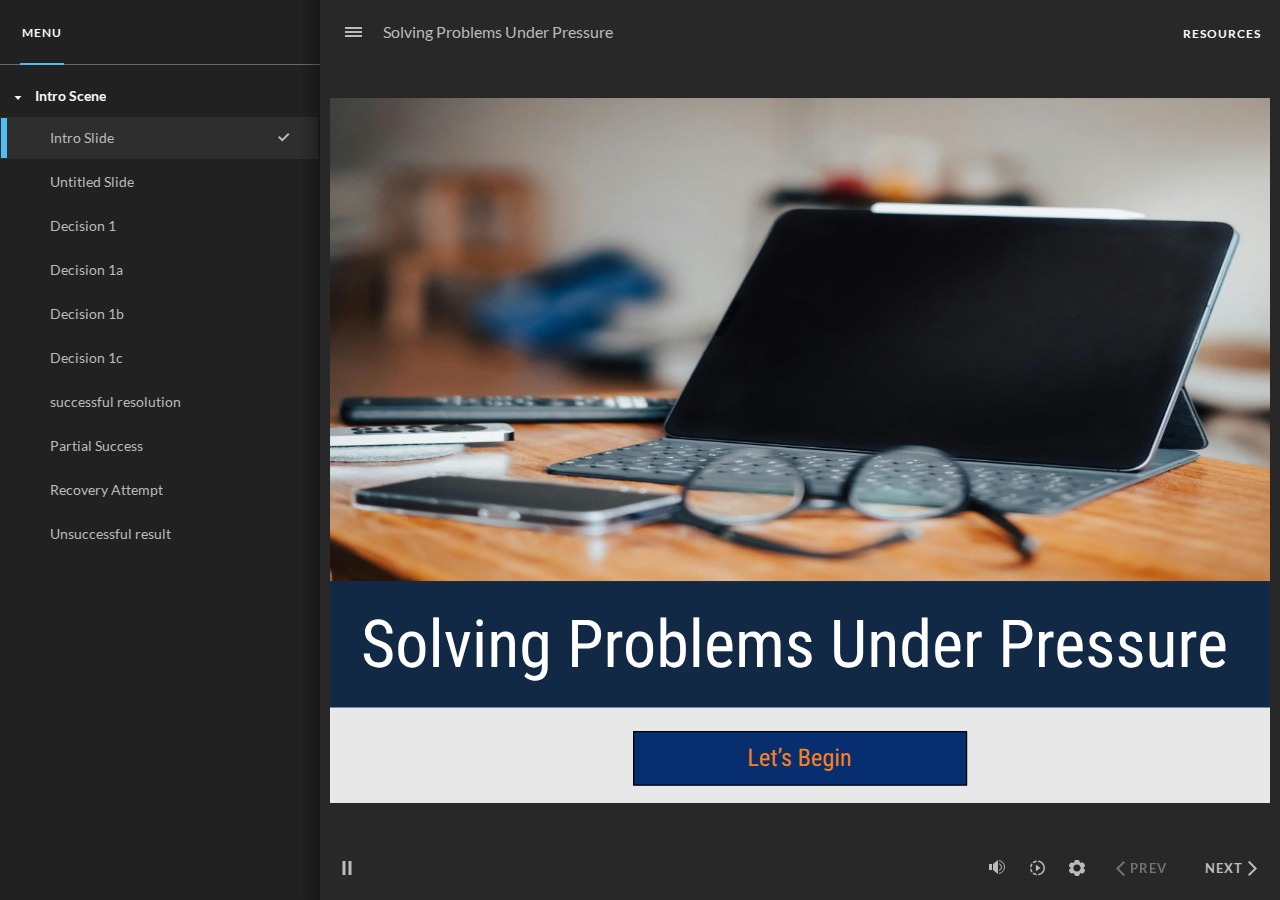
<file: index.html>
﻿<!doctype html>
<html lang="en-US">
<head>
  <meta charset="utf-8">
  <!-- Created using Storyline 360 x64 - http://www.articulate.com  -->
  <!-- version: 3.105.35604.0 -->
  <title>Solving Problems Under Pressure</title>
  <meta http-equiv="x-ua-compatible" content="IE=edge"/>
  <meta name="viewport" content="width=device-width,initial-scale=1,user-scalable=no,shrink-to-fit=no,minimal-ui"/>
  <meta name="apple-mobile-web-app-capable" content="yes"/>
  <style>
    html, body { height: 100%; padding: 0; margin: 0 }
    #app { height: 100%; width: 100%; }
  </style>

  <script>
    window.DS = {};
    window.globals = {
      DATA_PATH_BASE: '',
      HAS_FRAME: true,
      HAS_SLIDE: true,

      lmsPresent: false,
      tinCanPresent: false,
      cmi5Present: false,
      aoSupport: false,
      scale: 'Scaled',
      captureRc: false,
      browserSize: 'optimal',
      bgColor: '#282828',
      features: 'DropInBase,MultipleQuizTracking,PlayerSizeOption',
      themeName: 'unified',
      preloaderColor: '#FFFFFF',
      suppressAnalytics: false,
      productChannel: 'stable',
      publishSource: 'storyline',
      aid: 'aid|570fbbf1-43e7-5dd6-b1fe-6d5c9587fbd5',
      cid: 'a7b1103d-4659-4948-a5cd-f525bf4e5291',
      playerVersion: '3.105.35604.0',
      publishTimestamp: '2025-12-01T18:06:14.4488247Z',
      maxIosVideoElements: 10,
      connectionSettings: { message: 'You%20are%20offline.%20Trying%20to%20reconnect...', useDarkTheme: false, mode: 'disabled' },
      hasFeature: function(feature) {
        return this.features.split(',').includes(feature);
      },
      
      parseParams: function(qs) {
        if (window.globals.parsedParams != null) {
          return window.globals.parsedParams;
        }
        qs = (qs || window.location.search.substr(1)).split('+').join(' ');
        var params = {},
            tokens,
            re = /[?&]?([^=]+)=([^&]*)/g;

        while (tokens = re.exec(qs)) {
          params[decodeURIComponent(tokens[1]).trim()] =
            decodeURIComponent(tokens[2]).trim();
        }
        window.globals.parsedParams = params;
        return params;
      }

    };

    if (window.flagsUnderTest != null) {
      window.globals.features = window.flagsUnderTest.reduce((accum, feature) => {
        if (!accum.includes(feature)) {
          accum.push(feature);
        }
        return accum;
      }, window.globals.features.split(',')).join();
    }
  </script>
  <script>
    var isIe11 = ('ActiveXObject' in window || window.MSBlobBuilder != null)
      && window.msCrypto != null && !window.ActiveXObject;
    if (isIe11) {
      window.globals.unsupportedBrowser = true;
      document.write(atob('[base64]'));
    }
  </script>

  <script>
    if (window.globals.hasFeature('Localization')) {
      
      
    }
  </script>

  
  
  <script>window.THREE = { };</script>
  
</head>
<body style="background: #282828" class="cs-HTML theme-unified">
  <!-- 360 -->
  <script>!function(){var e,i=/iPhone/i,o=/iPod/i,n=/iPad/i,t=/\biOS-universal(?:.+)Mac\b/i,r=/\bAndroid(?:.+)Mobile\b/i,a=/Android/i,d=/(?:SD4930UR|\bSilk(?:.+)Mobile\b)/i,p=/Silk/i,l=/Windows Phone/i,u=/\bWindows(?:.+)ARM\b/i,b=/BlackBerry/i,s=/BB10/i,c=/Opera Mini/i,f=/\b(CriOS|Chrome)(?:.+)Mobile/i,h=/Mobile(?:.+)Firefox\b/i,v=function(e){return void 0!==e&&"MacIntel"===e.platform&&"number"==typeof e.maxTouchPoints&&e.maxTouchPoints>1&&"undefined"==typeof MSStream};e=function(e){var m={userAgent:"",platform:"",maxTouchPoints:0};e||"undefined"==typeof navigator?"string"==typeof e?m.userAgent=e:e&&e.userAgent&&(m={userAgent:e.userAgent,platform:e.platform,maxTouchPoints:e.maxTouchPoints||0}):m={userAgent:navigator.userAgent,platform:navigator.platform,maxTouchPoints:navigator.maxTouchPoints||0};var g=m.userAgent,y=g.split("[FBAN");void 0!==y[1]&&(g=y[0]),void 0!==(y=g.split("Twitter"))[1]&&(g=y[0]);var A=function(e){return function(i){return i.test(e)}}(g),w={apple:{phone:A(i)&&!A(l),ipod:A(o),tablet:!A(i)&&(A(n)||v(m))&&!A(l),universal:A(t),device:(A(i)||A(o)||A(n)||A(t)||v(m))&&!A(l)},amazon:{phone:A(d),tablet:!A(d)&&A(p),device:A(d)||A(p)},android:{phone:!A(l)&&A(d)||!A(l)&&A(r),tablet:!A(l)&&!A(d)&&!A(r)&&(A(p)||A(a)),device:!A(l)&&(A(d)||A(p)||A(r)||A(a))||A(/\bokhttp\b/i)},windows:{phone:A(l),tablet:A(u),device:A(l)||A(u)},other:{blackberry:A(b),blackberry10:A(s),opera:A(c),firefox:A(h),chrome:A(f),device:A(b)||A(s)||A(c)||A(h)||A(f)},any:!1,phone:!1,tablet:!1};return w.any=w.apple.device||w.android.device||w.windows.device||w.other.device,w.phone=w.apple.phone||w.android.phone||w.windows.phone,w.tablet=w.apple.tablet||w.android.tablet||w.windows.tablet,w}(),"object"==typeof exports&&"undefined"!=typeof module?module.exports=e:"function"==typeof define&&define.amd?define((function(){return e})):this.isMobile=e}();
    window.isMobile.apple.tablet = window.isMobile.apple.tablet ||
      (navigator.platform === 'MacIntel' && navigator.maxTouchPoints > 1);
    window.isMobile.apple.device = window.isMobile.apple.device || window.isMobile.apple.tablet;
    window.isMobile.tablet = window.isMobile.tablet || window.isMobile.apple.tablet;
    window.isMobile.any = window.isMobile.any || window.isMobile.apple.tablet;
  </script>

  <div id="focus-sink" tabindex="-1"></div>

  <div id="preso"></div>
  <script>
    (function() {

      var classTypes = [ 'desktop', 'mobile', 'phone', 'tablet' ];

      var addDeviceClasses = function(prefix, testObj) {
        var curr, i;
        for (i = 0; i < classTypes.length; i++) {
          curr = classTypes[i];
          if (testObj[curr]) {
            document.body.classList.add(prefix + curr);
          }
        }
      };

      var params = window.globals.parseParams(),
          isDevicePreview = params.devicepreview === '1',
          isPhoneOverride = params.deviceType === 'phone' || (isDevicePreview && params.phone == '1'),
          isTabletOverride = (params.deviceType === 'tablet' || isDevicePreview) && !isPhoneOverride,
          isMobileOverride = isPhoneOverride || isTabletOverride;

      var deviceView = {
        desktop: !window.isMobile.any && !isMobileOverride,
        mobile: window.isMobile.any || isMobileOverride,
        phone: isPhoneOverride || (window.isMobile.phone && !isTabletOverride),
        tablet: isTabletOverride || window.isMobile.tablet
      };

      window.globals.deviceView = deviceView;
      window.isMobile.desktop = !window.isMobile.any;
      window.isMobile.mobile = window.isMobile.any;

      addDeviceClasses('view-', deviceView);

    })();
  </script>
  
  <script src='story_content/triggers.js' type=text/javascript></script>
<script src='story_content/user.js' type=text/javascript></script>
  <div class="slide-loader"></div>

  <script>
    var doc = document, loader = doc.body.querySelector('.slide-loader'); [ 1, 2, 3 ].forEach(function(n) { var d = doc.createElement('div'); d.style.backgroundColor = window.globals.preloaderColor; d.classList.add('mobile-loader-dot'); d.classList.add('dot' + n); loader.appendChild(d); });
  </script>

  <div class="mobile-load-title-overlay" style="display: none">
    <div class="mobile-load-title">Solving Problems Under Pressure</div>
  </div>

  <div class="mobile-chrome-warning"></div>

  
<style>
  .warn-connection-dialog {
    display: none;
    background: transparent;
    pointer-events: all;
    position: fixed;
    left: 0;
    top: 0;
    width: 100%;
    height: 100%;
    z-index: 999;
  }

  .warn-connection-content {
    pointer-events: all;
    border-radius: 4px;
    background: white;
    border: 1px solid #E7E7E7;
    color: #333333;
    box-shadow: 0 2px 4px rgba(0, 0, 0, 0.25);
    transition: all 150ms ease-out;
    position: absolute;
    white-space: nowrap;
  }

  .view-phone.is-landscape .warn-connection-content {
    left: 23px;
    bottom: 23px;
  }

  .view-tablet.is-landscape .warn-connection-content {
    left: 50%;
    top: 20px;
    transform: translateX(-50%);
  }

  .view-mobile.is-portrait .warn-connection-content {
    transform: translate(-50%, calc(-100% - 15px));
  }

  .warn-connection-content p {
    display: inline-block;
    margin: 0 8px 0 0;
    line-height: 33px;
    font-size: 11px;
  }

  .warn-connection-content svg {
    position: relative;
    vertical-align: middle;
    margin: 0 2px 2px 8px;
  }

  .view-desktop .warn-connection-content {
    left: 1.5em;
    bottom: 1.5em;
  }

  .view-desktop .warn-connection-content p {
    font-size: 1.1em;
  }

  .is-offline .warn-connection-dialog {
    display: block;
  }

  .is-offline .cs-panel * {
    pointer-events: none !important;
  }

  .is-offline .cs-panel {
    pointer-events: all !important;
  }

  .is-offline #nav-controls * {
    pointer-events: none !important;
  }

  .is-offline #nav-controls {
    pointer-events: all !important;
  }
</style>

<div class="warn-connection-dialog" role="alertdialog" aria-modal="true" tabindex="0" aria-labelledby="warn-connection-message">
  <div class="warn-connection-content">
    <svg width="17" height="15" viewBox="0 0 17 15" xmlns="http://www.w3.org/2000/svg">
      <path fill="#8F0000" stroke="white" d="M16.07,12.98 L15.88,12.23 L9.51,1.21 C8.97,0.26,7.6,0.26,7.06,1.21 L0.69,12.23 C0.15,13.16,0.81,14.36,1.91,14.36 H14.65 C15.47,14.36,16.05,13.7,16.07,12.98 Z"/>
      <path fill="white" stroke="white" d="M8.58,5.5 C8.35,5.28,8.5,5.35,8.21,5.32 C8.09,5.35,7.97,5.49,7.96,5.67 C7.97,5.79,7.98,5.92,7.98,6.04 L7.98,6.04 C7.99,6.17,8,6.31,8.01,6.43 L8.01,6.44 C8.03,6.92,8.06,7.41,8.09,7.9 L8.09,7.9 C8.12,8.39,8.14,8.88,8.17,9.37 C8.17,9.39,8.18,9.42,8.2,9.44 C8.23,9.46,8.25,9.47,8.28,9.47 C8.31,9.47,8.34,9.46,8.35,9.44 C8.37,9.43,8.38,9.4,8.39,9.35 L8.39,9.34 C8.39,9.24,8.4,9.15,8.4,9.05 L8.4,9.05 C8.41,8.96,8.41,8.86,8.42,8.75 C8.43,8.44,8.45,8.12,8.47,7.81 L8.47,7.81 C8.49,7.49,8.51,7.18,8.53,6.87 C8.55,6.46,8.56,6.05,8.59,5.64 L8.6,5.62 C8.6,5.57,8.59,5.53,8.58,5.5 L8.21,5.32 Z"/>
      <circle fill="white" stroke="white" cx="8.3" cy="11.35" r="0.3"/>
    </svg>
    <p id="warn-connection-message">You are offline. Trying to reconnect...</p>
  </div>
</div>

<script>
  (function() {
    window.DS.connection = {
      warningShown: false,
      assets: {},
      loadingAssetGroup: false,
      retryDelay: 500
    };

    var connectionSettings = window.globals.connectionSettings || {};

    var useConnectionMessages = window.AbortController != null &&
      window.location.protocol != 'file:' &&
      connectionSettings.mode === 'normal';

    window.DS.connection.useConnectionMessages = useConnectionMessages;

    var assetCount = 0;
    var checkLoadedId;


    if (useConnectionMessages && connectionSettings != null) {
      var contentEl = document.querySelector('.warn-connection-content');
      var messageEl = contentEl.querySelector('p');

      if (connectionSettings.useDarkTheme) {
        contentEl.style.borderColor = '#BABBBA';
        contentEl.style.backgroundColor = '#282828';
        contentEl.style.color = '#FFFFFF';
      }

      if (connectionSettings.message != null) {
        messageEl.textContent = window.decodeURIComponent(connectionSettings.message);
      }
    }

    function checkAssetsReady() {
      for (var i in DS.connection.assets) {
        if (!DS.connection.assets[i].success) {
          return false;
        }
      }
      return true;
    }

    function stopAssetGroup() {
      if (!useConnectionMessages) { return; }

      assetCount = 0;

      DS.connection.oldAssetGroup = DS.connection.assets;
      DS.connection.assets = {};
      DS.connection.loadingAssetGroup = false;
      clearInterval(checkLoadedId);
    }

    function startAssetGroup() {
      if (!useConnectionMessages) { return; }
      var ticks = 0;
      clearInterval(checkLoadedId);
      checkLoadedId = setInterval(function() {
        var loaded = 0;
        if (assetCount === 0 && loaded === 0) {
          clearInterval(checkLoadedId);
          return;
        }

        for (var i in DS.connection.assets) {
          if (DS.connection.assets[i].success) {
            loaded++;
          }
        }

        if (assetCount === loaded && checkAssetsReady()) {
          for (var i in DS.connection.assets) {
            if (DS.connection.assets[i].action) {
              DS.connection.assets[i].action();
            }
          }
          hideWarning();
          stopAssetGroup();
        }
      }, 100)
    }

    function requiredAsset(url, action, retry, type) {
      if (!useConnectionMessages) { return; }
      if (DS.connection.assets[url]) { return; }

      DS.connection.assets[url] = {
        success: false, action: action, retry: retry, type: type
      };
      assetCount = Object.keys(DS.connection.assets).length;
      if (!DS.connection.loadingAssetGroup) {
        startAssetGroup();
      }
      DS.connection.loadingAssetGroup = true;
    }

    function assetLoaded(url) {
      if (!useConnectionMessages) { return; }
      if (DS.connection.assets[url]) {
        DS.connection.assets[url].success = true;
      }
    }

    function assetFailed(url) {
      if (!useConnectionMessages) { return; }
      if (!DS.connection.assets[url]) {
        if (/\.js$/.test(url) && url.indexOf('transcripts') === -1) {
          setTimeout(function() {
            if (DS.connection.lastSlideLoaded != null) {
              DS.connection.lastSlideLoaded();
            }
          }, DS.connection.retryDelay);
        }
        return;
      }
      if (!DS.connection.warningShown) { showWarning(); }
      if (DS.connection.assets[url].retry) {
        setTimeout(function() {
          if (!DS.connection.assets[url].success) {
            DS.connection.assets[url].retry()
          }
        }, DS.connection.retryDelay);
      }
    }

    function hideWarning() {
      document.body.classList.remove('is-offline');
      DS.connection.warningShown = false;
      enableKeys();
    }
    DS.connection.hideWarning = hideWarning

    function showWarning(btn) {
      document.body.classList.add('is-offline')
      DS.connection.warningShown = true;
      updateWarningPosition();
      disableKeys();
    }

    function updateWarningPosition() {
      if (!DS.connection.warningShown) {
        return;
      }

      var isPortrait = document.body.classList.contains('is-portrait');
      var isMobile = document.body.classList.contains('view-mobile');
      var warningEl = document.querySelector('.warn-connection-content');

      if (isPortrait && isMobile) {
        var slide = document.querySelector('.primary-slide');
        var slideRect = slide != null
          ? slide.getBoundingClientRect()
          : { top: window.innerHeight, left: 0, width: window.innerWidth };

        warningEl.style.top = `${slideRect.top}px`
        warningEl.style.left = `${slideRect.left + slideRect.width / 2}px`
      } else {
        warningEl.style.top = null;
        warningEl.style.left = null;
      }

      window.requestAnimationFrame(updateWarningPosition);
    }

    function onDisableKeyDown(e) {
      e.preventDefault();
      e.stopImmediatePropagation();
    }

    function onDisableKeyUp(e) {
      e.preventDefault();
      e.stopImmediatePropagation();
    }

    var accStyle = document.createElement('style');
    var warnDialogEl = document.querySelector('.warn-connection-dialog');

    function disableKeys() {
      if (DS.views && DS.views.nsStack && DS.views.nsStack.length === 1) {
        DS.views.nsStack[0].tabReachable = false
        DS.views.nsStack[0].updateTabIndex(true);
      }

      accStyle.innerHTML = '.acc-shadow-dom { display: none; }';
      document.body.appendChild(accStyle);

      warnDialogEl.parentNode.append(warnDialogEl);
      warnDialogEl.focus();
    }

    function enableKeys() {
      accStyle.remove();
      if (DS.views && DS.views.nsStack && DS.views.nsStack.length === 1 && DS.views.nsStack[0].name === '_frame') {
        DS.views.nsStack[0].tabReachable = true;
        DS.views.nsStack[0].updateTabIndex();
      }
    }

    // these will all be noops if the feature flag isn't set in
    // the data and `window.globals.features`
    DS.connection.requiredAsset = requiredAsset;
    DS.connection.assetLoaded = assetLoaded;
    DS.connection.assetFailed = assetFailed;
    DS.connection.stopAssetGroup = stopAssetGroup;
    DS.connection.startAssetGroup = startAssetGroup;
  })();
</script>


  <script>
    
    if (window.autoSpider && window.vInterfaceObject) {
      document.querySelector('.mobile-load-title-overlay').style.display = 'none';
    }
  </script>

  

  <link rel="stylesheet" href="html5/data/css/output.min.css" data-noprefix/>
</body>
<script src="html5/lib/scripts/bootstrapper.min.js"></script>
</html>
</file>
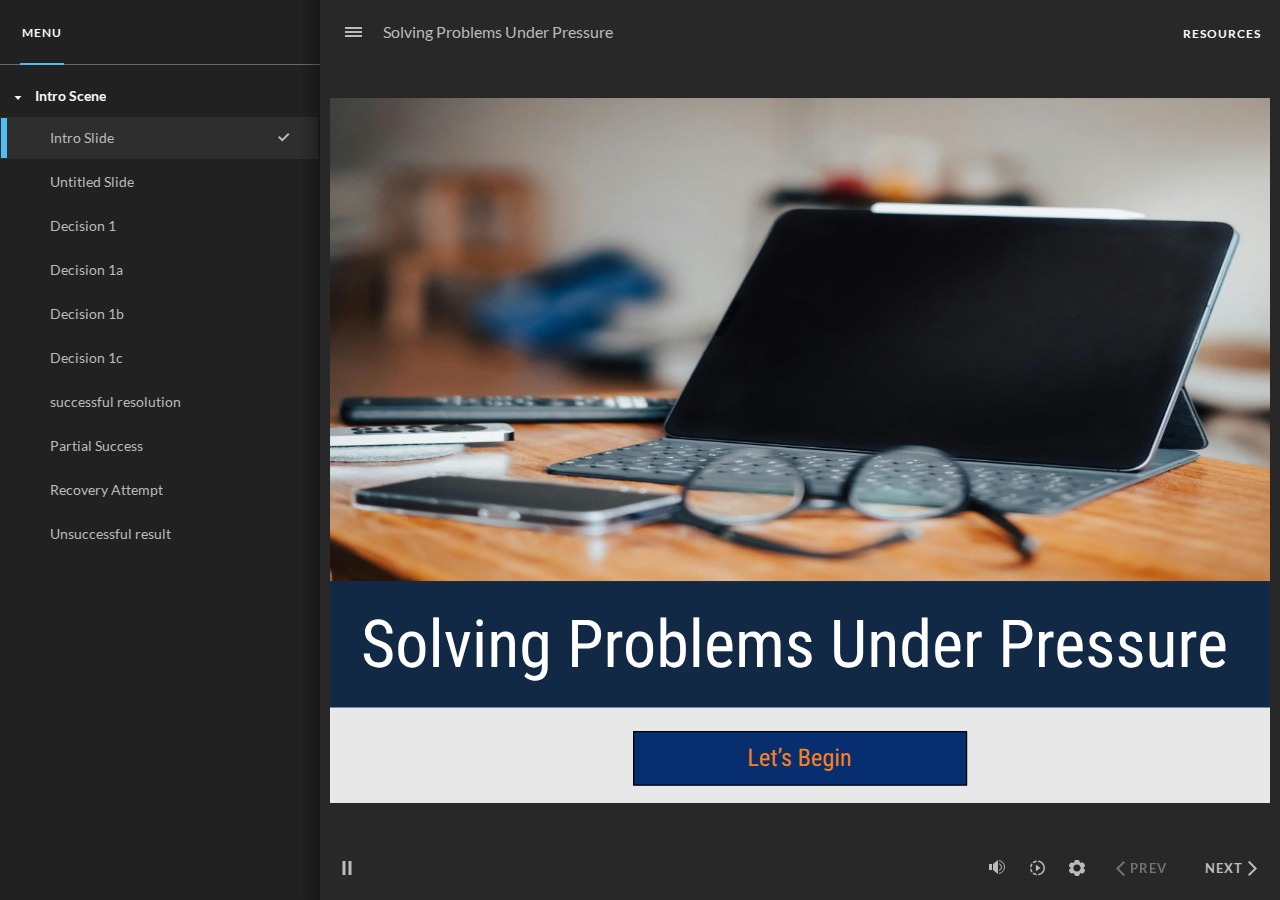
<file: Solving Problems Under Pressure/index.html>
﻿<!doctype html>
<html lang="en-US">
<head>
  <meta charset="utf-8">
  <!-- Created using Storyline 360 x64 - http://www.articulate.com  -->
  <!-- version: 3.105.35604.0 -->
  <title>Solving Problems Under Pressure</title>
  <meta http-equiv="x-ua-compatible" content="IE=edge"/>
  <meta name="viewport" content="width=device-width,initial-scale=1,user-scalable=no,shrink-to-fit=no,minimal-ui"/>
  <meta name="apple-mobile-web-app-capable" content="yes"/>
  <style>
    html, body { height: 100%; padding: 0; margin: 0 }
    #app { height: 100%; width: 100%; }
  </style>

  <script>
    window.DS = {};
    window.globals = {
      DATA_PATH_BASE: '',
      HAS_FRAME: true,
      HAS_SLIDE: true,

      lmsPresent: false,
      tinCanPresent: false,
      cmi5Present: false,
      aoSupport: false,
      scale: 'Scaled',
      captureRc: false,
      browserSize: 'optimal',
      bgColor: '#282828',
      features: 'DropInBase,MultipleQuizTracking,PlayerSizeOption',
      themeName: 'unified',
      preloaderColor: '#FFFFFF',
      suppressAnalytics: false,
      productChannel: 'stable',
      publishSource: 'storyline',
      aid: 'aid|570fbbf1-43e7-5dd6-b1fe-6d5c9587fbd5',
      cid: 'a7b1103d-4659-4948-a5cd-f525bf4e5291',
      playerVersion: '3.105.35604.0',
      publishTimestamp: '2025-12-09T00:44:00.6173960Z',
      maxIosVideoElements: 10,
      connectionSettings: { message: 'You%20are%20offline.%20Trying%20to%20reconnect...', useDarkTheme: false, mode: 'disabled' },
      hasFeature: function(feature) {
        return this.features.split(',').includes(feature);
      },
      
      parseParams: function(qs) {
        if (window.globals.parsedParams != null) {
          return window.globals.parsedParams;
        }
        qs = (qs || window.location.search.substr(1)).split('+').join(' ');
        var params = {},
            tokens,
            re = /[?&]?([^=]+)=([^&]*)/g;

        while (tokens = re.exec(qs)) {
          params[decodeURIComponent(tokens[1]).trim()] =
            decodeURIComponent(tokens[2]).trim();
        }
        window.globals.parsedParams = params;
        return params;
      }

    };

    if (window.flagsUnderTest != null) {
      window.globals.features = window.flagsUnderTest.reduce((accum, feature) => {
        if (!accum.includes(feature)) {
          accum.push(feature);
        }
        return accum;
      }, window.globals.features.split(',')).join();
    }
  </script>
  <script>
    var isIe11 = ('ActiveXObject' in window || window.MSBlobBuilder != null)
      && window.msCrypto != null && !window.ActiveXObject;
    if (isIe11) {
      window.globals.unsupportedBrowser = true;
      document.write(atob('[base64]'));
    }
  </script>

  <script>
    if (window.globals.hasFeature('Localization')) {
      
      
    }
  </script>

  
  
  <script>window.THREE = { };</script>
  
</head>
<body style="background: #282828" class="cs-HTML theme-unified">
  <!-- 360 -->
  <script>!function(){var e,i=/iPhone/i,o=/iPod/i,n=/iPad/i,t=/\biOS-universal(?:.+)Mac\b/i,r=/\bAndroid(?:.+)Mobile\b/i,a=/Android/i,d=/(?:SD4930UR|\bSilk(?:.+)Mobile\b)/i,p=/Silk/i,l=/Windows Phone/i,u=/\bWindows(?:.+)ARM\b/i,b=/BlackBerry/i,s=/BB10/i,c=/Opera Mini/i,f=/\b(CriOS|Chrome)(?:.+)Mobile/i,h=/Mobile(?:.+)Firefox\b/i,v=function(e){return void 0!==e&&"MacIntel"===e.platform&&"number"==typeof e.maxTouchPoints&&e.maxTouchPoints>1&&"undefined"==typeof MSStream};e=function(e){var m={userAgent:"",platform:"",maxTouchPoints:0};e||"undefined"==typeof navigator?"string"==typeof e?m.userAgent=e:e&&e.userAgent&&(m={userAgent:e.userAgent,platform:e.platform,maxTouchPoints:e.maxTouchPoints||0}):m={userAgent:navigator.userAgent,platform:navigator.platform,maxTouchPoints:navigator.maxTouchPoints||0};var g=m.userAgent,y=g.split("[FBAN");void 0!==y[1]&&(g=y[0]),void 0!==(y=g.split("Twitter"))[1]&&(g=y[0]);var A=function(e){return function(i){return i.test(e)}}(g),w={apple:{phone:A(i)&&!A(l),ipod:A(o),tablet:!A(i)&&(A(n)||v(m))&&!A(l),universal:A(t),device:(A(i)||A(o)||A(n)||A(t)||v(m))&&!A(l)},amazon:{phone:A(d),tablet:!A(d)&&A(p),device:A(d)||A(p)},android:{phone:!A(l)&&A(d)||!A(l)&&A(r),tablet:!A(l)&&!A(d)&&!A(r)&&(A(p)||A(a)),device:!A(l)&&(A(d)||A(p)||A(r)||A(a))||A(/\bokhttp\b/i)},windows:{phone:A(l),tablet:A(u),device:A(l)||A(u)},other:{blackberry:A(b),blackberry10:A(s),opera:A(c),firefox:A(h),chrome:A(f),device:A(b)||A(s)||A(c)||A(h)||A(f)},any:!1,phone:!1,tablet:!1};return w.any=w.apple.device||w.android.device||w.windows.device||w.other.device,w.phone=w.apple.phone||w.android.phone||w.windows.phone,w.tablet=w.apple.tablet||w.android.tablet||w.windows.tablet,w}(),"object"==typeof exports&&"undefined"!=typeof module?module.exports=e:"function"==typeof define&&define.amd?define((function(){return e})):this.isMobile=e}();
    window.isMobile.apple.tablet = window.isMobile.apple.tablet ||
      (navigator.platform === 'MacIntel' && navigator.maxTouchPoints > 1);
    window.isMobile.apple.device = window.isMobile.apple.device || window.isMobile.apple.tablet;
    window.isMobile.tablet = window.isMobile.tablet || window.isMobile.apple.tablet;
    window.isMobile.any = window.isMobile.any || window.isMobile.apple.tablet;
  </script>

  <div id="focus-sink" tabindex="-1"></div>

  <div id="preso"></div>
  <script>
    (function() {

      var classTypes = [ 'desktop', 'mobile', 'phone', 'tablet' ];

      var addDeviceClasses = function(prefix, testObj) {
        var curr, i;
        for (i = 0; i < classTypes.length; i++) {
          curr = classTypes[i];
          if (testObj[curr]) {
            document.body.classList.add(prefix + curr);
          }
        }
      };

      var params = window.globals.parseParams(),
          isDevicePreview = params.devicepreview === '1',
          isPhoneOverride = params.deviceType === 'phone' || (isDevicePreview && params.phone == '1'),
          isTabletOverride = (params.deviceType === 'tablet' || isDevicePreview) && !isPhoneOverride,
          isMobileOverride = isPhoneOverride || isTabletOverride;

      var deviceView = {
        desktop: !window.isMobile.any && !isMobileOverride,
        mobile: window.isMobile.any || isMobileOverride,
        phone: isPhoneOverride || (window.isMobile.phone && !isTabletOverride),
        tablet: isTabletOverride || window.isMobile.tablet
      };

      window.globals.deviceView = deviceView;
      window.isMobile.desktop = !window.isMobile.any;
      window.isMobile.mobile = window.isMobile.any;

      addDeviceClasses('view-', deviceView);

    })();
  </script>
  
  <script src='story_content/triggers.js' type=text/javascript></script>
<script src='story_content/user.js' type=text/javascript></script>
  <div class="slide-loader"></div>

  <script>
    var doc = document, loader = doc.body.querySelector('.slide-loader'); [ 1, 2, 3 ].forEach(function(n) { var d = doc.createElement('div'); d.style.backgroundColor = window.globals.preloaderColor; d.classList.add('mobile-loader-dot'); d.classList.add('dot' + n); loader.appendChild(d); });
  </script>

  <div class="mobile-load-title-overlay" style="display: none">
    <div class="mobile-load-title">Solving Problems Under Pressure</div>
  </div>

  <div class="mobile-chrome-warning"></div>

  
<style>
  .warn-connection-dialog {
    display: none;
    background: transparent;
    pointer-events: all;
    position: fixed;
    left: 0;
    top: 0;
    width: 100%;
    height: 100%;
    z-index: 999;
  }

  .warn-connection-content {
    pointer-events: all;
    border-radius: 4px;
    background: white;
    border: 1px solid #E7E7E7;
    color: #333333;
    box-shadow: 0 2px 4px rgba(0, 0, 0, 0.25);
    transition: all 150ms ease-out;
    position: absolute;
    white-space: nowrap;
  }

  .view-phone.is-landscape .warn-connection-content {
    left: 23px;
    bottom: 23px;
  }

  .view-tablet.is-landscape .warn-connection-content {
    left: 50%;
    top: 20px;
    transform: translateX(-50%);
  }

  .view-mobile.is-portrait .warn-connection-content {
    transform: translate(-50%, calc(-100% - 15px));
  }

  .warn-connection-content p {
    display: inline-block;
    margin: 0 8px 0 0;
    line-height: 33px;
    font-size: 11px;
  }

  .warn-connection-content svg {
    position: relative;
    vertical-align: middle;
    margin: 0 2px 2px 8px;
  }

  .view-desktop .warn-connection-content {
    left: 1.5em;
    bottom: 1.5em;
  }

  .view-desktop .warn-connection-content p {
    font-size: 1.1em;
  }

  .is-offline .warn-connection-dialog {
    display: block;
  }

  .is-offline .cs-panel * {
    pointer-events: none !important;
  }

  .is-offline .cs-panel {
    pointer-events: all !important;
  }

  .is-offline #nav-controls * {
    pointer-events: none !important;
  }

  .is-offline #nav-controls {
    pointer-events: all !important;
  }
</style>

<div class="warn-connection-dialog" role="alertdialog" aria-modal="true" tabindex="0" aria-labelledby="warn-connection-message">
  <div class="warn-connection-content">
    <svg width="17" height="15" viewBox="0 0 17 15" xmlns="http://www.w3.org/2000/svg">
      <path fill="#8F0000" stroke="white" d="M16.07,12.98 L15.88,12.23 L9.51,1.21 C8.97,0.26,7.6,0.26,7.06,1.21 L0.69,12.23 C0.15,13.16,0.81,14.36,1.91,14.36 H14.65 C15.47,14.36,16.05,13.7,16.07,12.98 Z"/>
      <path fill="white" stroke="white" d="M8.58,5.5 C8.35,5.28,8.5,5.35,8.21,5.32 C8.09,5.35,7.97,5.49,7.96,5.67 C7.97,5.79,7.98,5.92,7.98,6.04 L7.98,6.04 C7.99,6.17,8,6.31,8.01,6.43 L8.01,6.44 C8.03,6.92,8.06,7.41,8.09,7.9 L8.09,7.9 C8.12,8.39,8.14,8.88,8.17,9.37 C8.17,9.39,8.18,9.42,8.2,9.44 C8.23,9.46,8.25,9.47,8.28,9.47 C8.31,9.47,8.34,9.46,8.35,9.44 C8.37,9.43,8.38,9.4,8.39,9.35 L8.39,9.34 C8.39,9.24,8.4,9.15,8.4,9.05 L8.4,9.05 C8.41,8.96,8.41,8.86,8.42,8.75 C8.43,8.44,8.45,8.12,8.47,7.81 L8.47,7.81 C8.49,7.49,8.51,7.18,8.53,6.87 C8.55,6.46,8.56,6.05,8.59,5.64 L8.6,5.62 C8.6,5.57,8.59,5.53,8.58,5.5 L8.21,5.32 Z"/>
      <circle fill="white" stroke="white" cx="8.3" cy="11.35" r="0.3"/>
    </svg>
    <p id="warn-connection-message">You are offline. Trying to reconnect...</p>
  </div>
</div>

<script>
  (function() {
    window.DS.connection = {
      warningShown: false,
      assets: {},
      loadingAssetGroup: false,
      retryDelay: 500
    };

    var connectionSettings = window.globals.connectionSettings || {};

    var useConnectionMessages = window.AbortController != null &&
      window.location.protocol != 'file:' &&
      connectionSettings.mode === 'normal';

    window.DS.connection.useConnectionMessages = useConnectionMessages;

    var assetCount = 0;
    var checkLoadedId;


    if (useConnectionMessages && connectionSettings != null) {
      var contentEl = document.querySelector('.warn-connection-content');
      var messageEl = contentEl.querySelector('p');

      if (connectionSettings.useDarkTheme) {
        contentEl.style.borderColor = '#BABBBA';
        contentEl.style.backgroundColor = '#282828';
        contentEl.style.color = '#FFFFFF';
      }

      if (connectionSettings.message != null) {
        messageEl.textContent = window.decodeURIComponent(connectionSettings.message);
      }
    }

    function checkAssetsReady() {
      for (var i in DS.connection.assets) {
        if (!DS.connection.assets[i].success) {
          return false;
        }
      }
      return true;
    }

    function stopAssetGroup() {
      if (!useConnectionMessages) { return; }

      assetCount = 0;

      DS.connection.oldAssetGroup = DS.connection.assets;
      DS.connection.assets = {};
      DS.connection.loadingAssetGroup = false;
      clearInterval(checkLoadedId);
    }

    function startAssetGroup() {
      if (!useConnectionMessages) { return; }
      var ticks = 0;
      clearInterval(checkLoadedId);
      checkLoadedId = setInterval(function() {
        var loaded = 0;
        if (assetCount === 0 && loaded === 0) {
          clearInterval(checkLoadedId);
          return;
        }

        for (var i in DS.connection.assets) {
          if (DS.connection.assets[i].success) {
            loaded++;
          }
        }

        if (assetCount === loaded && checkAssetsReady()) {
          for (var i in DS.connection.assets) {
            if (DS.connection.assets[i].action) {
              DS.connection.assets[i].action();
            }
          }
          hideWarning();
          stopAssetGroup();
        }
      }, 100)
    }

    function requiredAsset(url, action, retry, type) {
      if (!useConnectionMessages) { return; }
      if (DS.connection.assets[url]) { return; }

      DS.connection.assets[url] = {
        success: false, action: action, retry: retry, type: type
      };
      assetCount = Object.keys(DS.connection.assets).length;
      if (!DS.connection.loadingAssetGroup) {
        startAssetGroup();
      }
      DS.connection.loadingAssetGroup = true;
    }

    function assetLoaded(url) {
      if (!useConnectionMessages) { return; }
      if (DS.connection.assets[url]) {
        DS.connection.assets[url].success = true;
      }
    }

    function assetFailed(url) {
      if (!useConnectionMessages) { return; }
      if (!DS.connection.assets[url]) {
        if (/\.js$/.test(url) && url.indexOf('transcripts') === -1) {
          setTimeout(function() {
            if (DS.connection.lastSlideLoaded != null) {
              DS.connection.lastSlideLoaded();
            }
          }, DS.connection.retryDelay);
        }
        return;
      }
      if (!DS.connection.warningShown) { showWarning(); }
      if (DS.connection.assets[url].retry) {
        setTimeout(function() {
          if (!DS.connection.assets[url].success) {
            DS.connection.assets[url].retry()
          }
        }, DS.connection.retryDelay);
      }
    }

    function hideWarning() {
      document.body.classList.remove('is-offline');
      DS.connection.warningShown = false;
      enableKeys();
    }
    DS.connection.hideWarning = hideWarning

    function showWarning(btn) {
      document.body.classList.add('is-offline')
      DS.connection.warningShown = true;
      updateWarningPosition();
      disableKeys();
    }

    function updateWarningPosition() {
      if (!DS.connection.warningShown) {
        return;
      }

      var isPortrait = document.body.classList.contains('is-portrait');
      var isMobile = document.body.classList.contains('view-mobile');
      var warningEl = document.querySelector('.warn-connection-content');

      if (isPortrait && isMobile) {
        var slide = document.querySelector('.primary-slide');
        var slideRect = slide != null
          ? slide.getBoundingClientRect()
          : { top: window.innerHeight, left: 0, width: window.innerWidth };

        warningEl.style.top = `${slideRect.top}px`
        warningEl.style.left = `${slideRect.left + slideRect.width / 2}px`
      } else {
        warningEl.style.top = null;
        warningEl.style.left = null;
      }

      window.requestAnimationFrame(updateWarningPosition);
    }

    function onDisableKeyDown(e) {
      e.preventDefault();
      e.stopImmediatePropagation();
    }

    function onDisableKeyUp(e) {
      e.preventDefault();
      e.stopImmediatePropagation();
    }

    var accStyle = document.createElement('style');
    var warnDialogEl = document.querySelector('.warn-connection-dialog');

    function disableKeys() {
      if (DS.views && DS.views.nsStack && DS.views.nsStack.length === 1) {
        DS.views.nsStack[0].tabReachable = false
        DS.views.nsStack[0].updateTabIndex(true);
      }

      accStyle.innerHTML = '.acc-shadow-dom { display: none; }';
      document.body.appendChild(accStyle);

      warnDialogEl.parentNode.append(warnDialogEl);
      warnDialogEl.focus();
    }

    function enableKeys() {
      accStyle.remove();
      if (DS.views && DS.views.nsStack && DS.views.nsStack.length === 1 && DS.views.nsStack[0].name === '_frame') {
        DS.views.nsStack[0].tabReachable = true;
        DS.views.nsStack[0].updateTabIndex();
      }
    }

    // these will all be noops if the feature flag isn't set in
    // the data and `window.globals.features`
    DS.connection.requiredAsset = requiredAsset;
    DS.connection.assetLoaded = assetLoaded;
    DS.connection.assetFailed = assetFailed;
    DS.connection.stopAssetGroup = stopAssetGroup;
    DS.connection.startAssetGroup = startAssetGroup;
  })();
</script>


  <script>
    
    if (window.autoSpider && window.vInterfaceObject) {
      document.querySelector('.mobile-load-title-overlay').style.display = 'none';
    }
  </script>

  

  <link rel="stylesheet" href="html5/data/css/output.min.css" data-noprefix/>
</body>
<script src="html5/lib/scripts/bootstrapper.min.js"></script>
</html>
</file>
<file: html5/data/css/output.min.css>
@font-face {
  font-family: 'LatoBold Charset1_ Bold6933E32C';
  src: url('[data-uri]');
  font-style: normal;
  font-weight: normal;
}
@font-face {
  font-family: 'Lato Charset1_ 6qEiAzglCDCAD803';
  src: url('[data-uri]');
  font-style: normal;
  font-weight: normal;
}
@font-face {
  font-family: 'Roboto Condensed Charse125CC65A';
  src: url('[data-uri]');
  font-style: normal;
  font-weight: normal;
}
@font-face {
  font-family: 'Roboto CondensedBolBold3ED42789';
  src: url('[data-uri]');
  font-style: normal;
  font-weight: normal;
}
@font-face {
  font-family: 'Arial Charset1_ 5ZO7nbS40901740';
  src: url('[data-uri]');
  font-style: normal;
  font-weight: normal;
}
@font-face {
  font-family: 'Corbel Charset1_ 6I0nsF4CAD9252';
  src: url('[data-uri]');
  font-style: normal;
  font-weight: normal;
}
@font-face {
  font-family: 'Roboto Condensed CharseC5110E07';
  src: url('[data-uri]');
  font-style: normal;
  font-weight: normal;
}
@font-face {
  font-family: 'Corbel Charset0_v5lJRUd053EFDE9';
  src: url('[data-uri]');
  font-style: normal;
  font-weight: normal;
}
@font-face {
  font-family: 'Roboto CondensedBolBoldCB128206';
  src: url('[data-uri]');
  font-style: normal;
  font-weight: normal;
}
@font-face {
  font-family: 'Arial Charset0_v8wz5YMo9EE9FF07';
  src: url('[data-uri]');
  font-style: normal;
  font-weight: normal;
}
.cs-HTML {
  background: rgba(40, 40, 40, 1);
}
.cs-pxabnsnfns00011100101 .cs-infopanel  {
  box-shadow: 0 1px 0 rgba(0, 0, 0, 0);
  background: rgba(255, 255, 255, 1);
}
.cs-pxabnsnfns00011100101 .cs-infopanel .cs-link {
  color: rgba(186, 187, 186, 1);
}
.cs-pxabnsnfns00011100101 .cs-infopanel .cs-link:hover {
  color: rgba(255, 255, 255, 1);
}
.cs-pxabnsnfns00011100101 .cs-infopanel .cs-name {
  color: rgba(68, 68, 68, 1);
}
.cs-pxabnsnfns00011100101 .cs-infopanel .cs-title {
  color: rgba(153, 153, 153, 1);
}
.cs-pxabnsnfns00011100101 .cs-infopanelpopup  {
  box-shadow: 0 1px 0 rgba(0, 0, 0, 0);
  background: rgba(0, 0, 0, 0);
}
.cs-pxabnsnfns00011100101 .cs-infopanelpopup .cs-link {
  color: rgba(255, 0, 0, 1);
}
.cs-pxabnsnfns00011100101 .cs-infopanelpopup .cs-link:hover {
  color: rgba(255, 255, 255, 1);
}
.cs-pxabnsnfns00011100101 .cs-infopanelpopup .cs-name {
  color: rgba(255, 255, 255, 1);
}
.cs-pxabnsnfns00011100101 .cs-infopanelpopup .cs-bio {
  color: rgba(186, 187, 186, 1);
}
.cs-pxabnsnfns00011100101 .cs-timer  {
  color: rgba(186, 187, 186, 1);
}
.cs-pxabnsnfns00011100101 .cs-duration stop:first-child {
  stop-color: rgba(60, 60, 60, 1);
}
.cs-pxabnsnfns00011100101 .cs-duration stop:last-child {
  stop-color: rgba(60, 60, 60, 1);
}
.cs-pxabnsnfns00011100101 .cs-elapsed stop:first-child {
  stop-color: rgba(254, 227, 71, 1);
}
.cs-pxabnsnfns00011100101 .cs-elapsed stop:last-child {
  stop-color: rgba(254, 227, 71, 1);
}
.cs-pxabnsnfns00011100101 .cs-timer .cs-pie .cs-innerstroke {
  stroke: rgba(199, 199, 199, 1);
}
.cs-pxabnsnfns00011100101 .cs-timer .cs-pie .cs-innerborder {
  stroke: rgba(255, 255, 255, 1);
}
.cs-pxabnsnfns00011100101 .cs-window  {
  box-shadow: 0 8px 5px rgba(0, 0, 0, 0.2);
  border-color: rgba(49, 99, 0, 0);
  background: rgba(33, 33, 33, 1);
  color: rgba(248, 248, 248, 1);
}
.cs-pxabnsnfns00011100101 .cs-window .cs-diva {
  border-color: rgba(78, 78, 78, 1);
}
.cs-pxabnsnfns00011100101 .cs-window .cs-divb {
  border-color: rgba(78, 78, 78, 0);
}
.cs-pxabnsnfns00011100101 .cs-editor .cs-editor-slide {
  color: rgba(226, 226, 226, 1);
}
.cs-pxabnsnfns00011100101 .cs-editor .cs-editor-html {
  color: rgba(186, 187, 186, 1);
}
.cs-pxabnsnfns00011100101 .cs-editor .cs-editor-button {
  text-shadow: 0 1px 0 rgba(0, 0, 0, 0);
  color: rgba(255, 255, 255, 1);
  border-color: rgba(211, 211, 211, 1);
  background: rgba(34, 34, 34, 1);
}
.cs-pxabnsnfns00011100101 .cs-editor .cs-editor-button:hover {
  background: rgba(68, 68, 68, 1);
}
.cs-pxabnsnfns00011100101 .cs-editor .cs-editor-button:active {
  background: rgba(68, 68, 68, 1);
}
.cs-pxabnsnfns00011100101 .cs-listitem  {
  color: rgba(186, 187, 186, 1);
  border-color: none;
  border: 1px solid transparent;
}
.cs-pxabnsnfns00011100101 .cs-listitem:hover {
  background: rgba(255, 255, 255, 0.06);
  border-color: rgba(108, 108, 108, 1) !important;
  border-width: 1px;
  border-radius: 2px;
  border-style: solid;
  box-sizing: border-box;
}
.cs-pxabnsnfns00011100101 .cs-listitem.hover {
  background: rgba(255, 255, 255, 0.06);
  border-color: rgba(108, 108, 108, 1) !important;
  border-width: 1px;
  border-radius: 2px;
  border-style: solid;
  box-sizing: border-box;
}
.cs-pxabnsnfns00011100101 .cs-glossary  {
  color: rgba(186, 187, 186, 1);
}
.cs-pxabnsnfns00011100101 .cs-glossary .cs-scrolling-panel {
  background: rgba(0, 0, 0, 0);
}
.cs-pxabnsnfns00011100101 .cs-glossary .cs-term.cs-selected .cs-choice-list-trigger {
  color: rgba(255, 255, 255, 1);
  background: rgba(255, 255, 255, 1);
}
.cs-pxabnsnfns00011100101 .cs-glossary .cs-term.cs-selected .cs-choice-list-trigger:focus {
  color: rgba(255, 255, 255, 1);
  background: rgba(255, 255, 255, 1);
}
.cs-pxabnsnfns00011100101 .cs-glossary .cs-term:hover .cs-choice-list-trigger {
  background: rgba(186, 187, 186, 1);
}
.cs-pxabnsnfns00011100101 .cs-glossary .cs-term.hover .cs-choice-list-trigger {
  background: rgba(186, 187, 186, 1);
}
.cs-pxabnsnfns00011100101 .cs-glossary .cs-term .cs-choice-list-trigger:focus {
  background: rgba(186, 187, 186, 1);
}
.cs-pxabnsnfns00011100101 .cs-glossary .cs-diva {
  border-color: rgba(0, 0, 0, 0);
}
.cs-pxabnsnfns00011100101 .cs-glossary .cs-divb {
  border-color: rgba(0, 0, 0, 0);
}
.cs-pxabnsnfns00011100101 .cs-glossary .cs-divc {
  border-color: rgba(0, 0, 0, 0);
}
.cs-pxabnsnfns00011100101 .cs-glossary .cs-heading {
  color: rgba(248, 248, 248, 1);
  font-weight: 700;
}
.note-content p span {
  color: rgba(186, 187, 186, 1);
  line-height: 1.4em;
  font-size: 103.769%;
}
.cs-pxabnsnfns00011100101 .cs-resource .cs-separator {
  border-color: rgba(0, 0, 0, 0);
}
.cs-pxabnsnfns00011100101 .cs-outline  {
  color: rgba(45, 45, 45, 1);
}
.cs-pxabnsnfns00011100101 .cs-outline .cs-diva {
  border-color: rgba(0, 0, 0, 0);
}
.cs-pxabnsnfns00011100101 .cs-outline .cs-divb {
  border-color: rgba(0, 0, 0, 0);
}
.cs-pxabnsnfns00011100101 .cs-outline .cs-divc {
  border-color: rgba(0, 0, 0, 0);
}
.cs-pxabnsnfns00011100101 .cs-outline .cs-search-filter:hover {
  color: rgba(0, 0, 0, 0);
}
.cs-pxabnsnfns00011100101 .cs-outline .cs-search-filter.hover {
  color: rgba(0, 0, 0, 0);
}
.cs-pxabnsnfns00011100101 .cs-transcript  {
  color: rgba(255, 255, 255, 1);
}
.cs-pxabnsnfns00011100101 .cs-transcript .cs-div {
  border-color: rgba(0, 0, 0, 0);
}
.cs-pxabnsnfns00011100101 .cs-tabs:not(.topmenu-item) {
  color: rgba(248, 248, 248, 1);
}
.cs-pxabnsnfns00011100101 .cs-tabs .cs-inner-button:not(.topmenu-item) {
  text-shadow: 0 1px 0 rgba(0, 0, 0, 0);
}
.cs-pxabnsnfns00011100101 .cs-tabs:hover:not(.topmenu-item) {
  color: rgba(248, 248, 248, 1);
}
.cs-pxabnsnfns00011100101 .cs-tabs.cs-selected {
  background: rgba(0, 0, 0, 0);
  color: rgba(248, 248, 248, 1);
}
.cs-pxabnsnfns00011100101 .cs-seekcontrol  {
  background: rgba(0, 0, 0, 0);
  border-color: rgba(0, 0, 0, 0);
}
.cs-pxabnsnfns00011100101 .cs-seekcontrol .cs-button:hover .cs-icon {
  fill: rgba(255, 255, 255, 1);
}
.cs-pxabnsnfns00011100101 .cs-seekcontrol .cs-button.hover .cs-icon {
  fill: rgba(255, 255, 255, 1);
}
.cs-pxabnsnfns00011100101 .cs-seekcontrol .cs-button .cs-icon-shadow {
  fill: rgba(0, 0, 0, 0);
}
.cs-pxabnsnfns00011100101 .cs-seekcontrol .cs-button .cs-icon {
  fill: rgba(180, 180, 180, 1);
}
.cs-pxabnsnfns00011100101 .cs-seekcontrol .cs-seek .cs-fill {
  background: rgba(255, 255, 255, 0.6);
}
.cs-pxabnsnfns00011100101 .cs-seekcontrol .cs-seek {
  background: rgba(108, 108, 108, 1);
  border-color: rgba(0, 0, 0, 0);
}
.cs-pxabnsnfns00011100101 .cs-searchinput .cs-input {
  color: rgba(186, 187, 186, 1);
  border-color: rgba(0, 0, 0, 0);
  background: rgba(255, 255, 255, 0.06);
}
.cs-pxabnsnfns00011100101 .cs-searchinput .cs-input:focus {
  color: rgba(248, 248, 248, 1);
  background: rgba(41, 41, 41, 1);
}
.cs-pxabnsnfns00011100101 .cs-searchinput .cs-input:hover {
  box-shadow: inset 0 0 1px 0 rgba(69, 126, 19, 0);
}
.cs-pxabnsnfns00011100101 .cs-searchinput .cs-input.hover {
  box-shadow: inset 0 0 1px 0 rgba(69, 126, 19, 0);
}
.cs-pxabnsnfns00011100101 .cs-searchinput .cs-button .cs-icon {
  fill: rgba(186, 187, 186, 1);
}
.cs-pxabnsnfns00011100101 .cs-searchinput .cs-button:hover {
  fill: rgba(63, 133, 0, 1);
}
.cs-pxabnsnfns00011100101 .cs-searchinput .cs-button.hover {
  fill: rgba(63, 133, 0, 1);
}
.cs-pxabnsnfns00011100101 .cs-menu  {
  box-shadow: 0 1px 0 rgba(0, 0, 0, 0);
  background: rgba(33, 33, 33, 1);
}
.cs-pxabnsnfns00011100101 .cs-topmenu-item.active .cs-tab {
  background: rgba(33, 33, 33, 1);
}
.cs-pxabnsnfns00011100101 .cs-logo  {
  box-shadow: 0 1px 0 rgba(37, 75, 0, 1);
  background: rgba(255, 255, 255, 0);
}
.cs-pxabnsnfns00011100101 .cs-checkbox  {
  color: rgba(255, 255, 255, 1);
}
.cs-pxabnsnfns00011100101 .cs-checkbox:hover {
  border-color: rgba(175, 221, 130, 1);
}
.cs-pxabnsnfns00011100101 .cs-checkbox.hover {
  border-color: rgba(175, 221, 130, 1);
}
.cs-pxabnsnfns00011100101 .cs-checkbox .cs-box {
  color: rgba(255, 255, 255, 1);
  border-color: rgba(42, 83, 0, 1);
}
.cs-pxabnsnfns00011100101 .cs-checkbox .cs-box:checked::after {
  color: rgba(43, 196, 0, 1);
}
.cs-pxabnsnfns00011100101 .cs-button  {
  text-shadow: 0 1px 0 rgba(0, 0, 0, 0);
  color: rgba(186, 187, 186, 1);
  border-color: rgba(0, 0, 0, 0);
  background: rgba(0, 0, 0, 0);
  box-shadow: 0 1px 0 rgba(0, 0, 0, 0);
}
.cs-pxabnsnfns00011100101 .cs-button .cs-icon {
  fill: rgba(186, 187, 186, 1);
}
.cs-pxabnsnfns00011100101 .cs-button .cs-icon-shadow {
  fill: rgba(0, 0, 0, 0);
}
.cs-pxabnsnfns00011100101 .cs-button:hover {
  background: rgba(248, 248, 248, 1);
}
.cs-pxabnsnfns00011100101 .cs-button.hover {
  background: rgba(248, 248, 248, 1);
}
.cs-pxabnsnfns00011100101 .cs-button:active {
  background: rgba(0, 0, 0, 0);
}
.cs-pxabnsnfns00011100101 .cs-button.cs-disabled:hover {
  background: rgba(0, 0, 0, 0);
}
.cs-pxabnsnfns00011100101 .cs-button.cs-disabled.hover {
  background: rgba(0, 0, 0, 0);
}
.cs-pxabnsnfns00011100101 .cs-button.cs-disabled:active {
  background: rgba(0, 0, 0, 0);
}
.cs-pxabnsnfns00011100101 .cs-button.cs-volume:hover {
  background: rgba(0, 0, 0, 0);
}
.cs-pxabnsnfns00011100101 .cs-button.cs-volume.hover {
  background: rgba(0, 0, 0, 0);
}
.cs-pxabnsnfns00011100101 .cs-button.cs-volume:active {
  background: rgba(0, 0, 0, 0);
}
.cs-pxabnsnfns00011100101.cs-base  {
  color: rgba(186, 187, 186, 1);
  border-color: rgba(40, 40, 40, 1);
  background: rgba(40, 40, 40, 1);
}
.cs-pxabnsnfns00011100101.cs-base .cs-separator .cs-diva {
  background: rgba(69, 69, 69, 1);
}
.cs-pxabnsnfns00011100101.cs-base .cs-separator .cs-divb {
  background: rgba(0, 0, 0, 0);
}
.cs-pxabnsnfns00011100101.cs-base .cs-topmenu-item.active .cs-tab {
  border-color: rgba(69, 69, 69, 1);
}
.cs-pxabnsnfns00011100101.cs-base .cs-topmenu-item.active .cs-panel {
  border-color: rgba(69, 69, 69, 1);
}
.cs-pxabnsnfns00011100101.cs-base .cs-left {
  background: rgba(33, 33, 33, 1);
}
.cs-pxabnsnfns00011100101.cs-base .cs-area-primary .cs-slide-container {
  background: rgba(40, 40, 40, 1);
}
.cs-pxabnsnfns00011100101.cs-base.cs-custom-theme .cs-brandhighlight-bg {
  background: rgba(79, 189, 244, 1) !important;
}
.cs-pxabnsnfns00011100101.cs-base.cs-custom-theme .cs-brandhighlight-secondary-bg {
  background: rgba(255, 255, 255, 1) !important;
}
.cs-pxabnsnfns00011100101.cs-base.cs-custom-theme .cs-brandhighlight-border {
  border-color: rgba(79, 189, 244, 1) !important;
}
.cs-pxabnsnfns00011100101.cs-base.cs-custom-theme .cs-brandhighlight-text {
  color: rgba(79, 189, 244, 1) !important;
}
.cs-pxabnsnfns00011100101.cs-base.cs-custom-theme .cs-brandhighlight-fill {
  fill: rgba(79, 189, 244, 1) !important;
}
.cs-pxabnsnfns00011100101.cs-base.cs-custom-theme .cs-listitem.cs-selected {
  background-color: rgba(255, 255, 255, 0.06) !important;
}
.cs-pxabnsnfns00011100101 .cs-volume::-moz-range-thumb {
  border-color: rgba(43, 85, 0, 1);
  box-shadow: inset 0 0 1px 0 rgba(43, 85, 0, 1);
  background: rgba(255, 255, 255, 1);
}
.cs-pxabnsnfns00011100101 .cs-volume::-ms-thumb {
  border-color: rgba(43, 85, 0, 1);
  box-shadow: inset 0 0 1px 0 rgba(43, 85, 0, 1);
  background: rgba(255, 255, 255, 1);
}
.cs-pxabnsnfns00011100101 .cs-volume::-webkit-slider-thumb {
  border-color: rgba(43, 85, 0, 1);
  box-shadow: inset 0 0 1px 0 rgba(43, 85, 0, 1);
  background: rgba(255, 255, 255, 1);
}
.cs-pxabnsnfns00011100101 .cs-volume::-moz-range-track {
  border-color: rgba(66, 140, 1, 1);
  background: rgba(108, 108, 108, 1);
}
.cs-pxabnsnfns00011100101 .cs-volume::-ms-track {
  border-color: rgba(66, 140, 1, 1);
  background: rgba(108, 108, 108, 1);
}
.cs-pxabnsnfns00011100101 .cs-volume::-webkit-slider-runnable-track {
  border-color: rgba(66, 140, 1, 1);
  background: rgba(108, 108, 108, 1);
}
body.show-focus .tab-focus-box {
  box-shadow: 0 0 0 1px rgba(255, 255, 0, 1), 0 0 0 3px rgba(0, 32, 96, 1), 0 0 5px 5px rgba(255, 255, 0, 1);
  border-color: transparent;
  outline: 2px transparent solid;
}
.skipnav {
  box-shadow: 0 0 0 1px rgba(255, 255, 0, 1), 0 0 0 3px rgba(0, 32, 96, 1), 0 0 5px 5px rgba(255, 255, 0, 1);
  border-color: transparent;
  outline: 2px transparent solid;
}
.cs-pxabnsnfns00011100101 .cs-listitem:hover {
  color: none;
}
.cs-pxabnsnfns00011100101 .cs-listitem.hover {
  color: none;
}
.cs-pxabnsnfns00011100101 .cs-listitem.cs-viewed {
  color: #BABBBA;
}
.cs-pxabnsnfns00011100101 .cs-listitem {
  color: #BABBBA;
}
.cs-pxabnsnfns00011100101 .cs-listitem:hover .cs-icon-carrot * {
  fill: none;
}
.cs-pxabnsnfns00011100101 .cs-listitem.hover .cs-icon-carrot * {
  fill: none;
}
.cs-pxabnsnfns00011100101 .cs-listitem .cs-icon-carrot {
  color: none;
  top: calc(3px);
}
.cs-pxabnsnfns00011100101 .cs-listitem .cs-icon-carrot .cs-shadow {
  color: #F8F8F8;
}
.cs-pxabnsnfns00011100101 .item-collapsible .is-scene {
  color: #F8F8F8 !important;
  font-weight: 700;
}
.cs-pxabnsnfns00011100101 .is-scene .cs-icon-carrot * {
  color: #F8F8F8 !important;
  font-weight: 700;
}
.cs-pxabnsnfns00011100101 .is-scene:not(.outline-links-collapse) > a {
  color: #F8F8F8;
}
.cs-pxabnsnfns00011100101 .is-scene:not(.outline-links-collapse) .cs-icon-carrot * {
  fill: none !important;
  color: #F8F8F8 !important;
}
.cs-pxabnsnfns00011100101 .tabs, .cs-pxabnsnfns00011100101 .cs-logo {
  border-bottom: 1px solid rgba(108, 108, 108, 1);
}
.cs-pxabnsnfns00011100101 .area-secondary-wrapper:after {
  background-image: url('[data-uri]');
  background-size: 100%;
}
.cs-pxabnsnfns00011100101 .panel-footer {
  background: #212121;
}
.cs-pxabnsnfns00011100101 #outline-search {
  background: rgba(255, 255, 255, 0.06);
  border-color: rgba(108, 108, 108, 1);
  border-width: 1px;
  border-style: solid;
}
.cs-pxabnsnfns00011100101 .topmenu-panel #outline-search {
  background: #545454;
}
.cs-pxabnsnfns00011100101 .search-icon circle, .cs-pxabnsnfns00011100101 .search-icon path {
  stroke: #BABBBA;
}
.cs-pxabnsnfns00011100101 #outline-search input[type   =search] {
  color: #F8F8F8;
}
.cs-pxabnsnfns00011100101 #outline-search ::-webkit-input-placeholder {
  color: #BABBBA !important;
}
.cs-pxabnsnfns00011100101 #outline-search :-ms-input-placeholder {
  color: #BABBBA !important;
}
.cs-pxabnsnfns00011100101 #outline-search ::-moz-placeholder {
  color: #BABBBA !important;
  opacity: 1;
}
.cs-pxabnsnfns00011100101 .cs-topmenu-item.active, body:not(.is-touchable-tablet) .cs-pxabnsnfns00011100101 .cs-topmenu-item:hover {
  color: #F8F8F8;
}
.cs-pxabnsnfns00011100101 .cs-topmenu-item.button-tapped {
  color: #F8F8F8;
}
.cs-pxabnsnfns00011100101 .cs-topmenu-item.active .cs-tab, .cs-pxabnsnfns00011100101 .cs-topmenu-item .cs-tab {
  background: transparent !important;
  border: none !important;
}
.cs-pxabnsnfns00011100101 .top-tabs-drop-icon div {
  background: #BABBBA;
}
.cs-pxabnsnfns00011100101 .cs-panel.topmenu-panel .panel-content, .cs-pxabnsnfns00011100101 .top-tabs-drop {
  background: #212121;
}
.cs-pxabnsnfns00011100101 .cs-topmenu-item.active .cs-panel {
  background: #212121;
}
.cs-pxabnsnfns00011100101 .cs-menu.topmenu-panel, .cs-pxabnsnfns00011100101 .top-tabs-drop {
  border: 1px solid rgba(69, 69, 69, 1) !important;
  border-radius: 3px;
}
.cs-pxabnsnfns00011100101 .resources .resources-list a:hover {
  background: rgba(255, 255, 255, 0.06);
}
body:not(.is-touchable-tablet) .cs-pxabnsnfns00011100101 .resources .resources-list a:hover {
  background: rgba(255, 255, 255, 0.06);
}
.cs-pxabnsnfns00011100101 .resources .resources-list a.hover {
  background: rgba(255, 255, 255, 0.06);
}
body:not(.is-touchable-tablet) .cs-pxabnsnfns00011100101 .resources .resources-list a.hover {
  background: rgba(255, 255, 255, 0.06);
}
.cs-pxabnsnfns00011100101 .resources .resources-list a.button-tapped {
  background: rgba(255, 255, 255, 0.06);
}
.cs-pxabnsnfns00011100101 .cs-icon path, .cs-pxabnsnfns00011100101 .cs-icon rect, .cs-pxabnsnfns00011100101 .cs-icon polygon, .cs-pxabnsnfns00011100101 .menu-icon-wrapper.menu-icon-wrapper-hover path {
  fill: #BABBBA;
}
.cs-pxabnsnfns00011100101 .cs-icon .icon-stroke-only {
  fill: none !important;
  stroke: #BABBBA !important;
}
body:not(.is-touchable-tablet) .cs-pxabnsnfns00011100101 .cs-button:hover .cs-icon path, body:not(.is-touchable-tablet) .cs-pxabnsnfns00011100101 .cs-button:hover .cs-icon rect, body:not(.is-touchable-tablet) .cs-pxabnsnfns00011100101 .cs-button:hover .cs-icon polygon {
  fill: #F8F8F8;
}
body:not(.is-touchable-tablet) .cs-pxabnsnfns00011100101 .cs-tabs:hover .search-icon circle, body:not(.is-touchable-tablet) .cs-pxabnsnfns00011100101 .cs-tabs:hover .search-icon path {
  stroke: #F8F8F8;
}
.cs-pxabnsnfns00011100101 .cs-button.button-tapped .cs-icon path, .cs-pxabnsnfns00011100101 .cs-button.button-tapped .cs-icon rect, .cs-pxabnsnfns00011100101 .cs-button.button-tapped .cs-icon polygon {
  fill: #F8F8F8;
}
body:not(.is-touchable-tablet) .cs-pxabnsnfns00011100101 .cs-button:hover .cs-icon .icon-stroke-only {
  fill: none !important;
  stroke: #F8F8F8 !important;
}
.cs-pxabnsnfns00011100101 .cs-button:button-tapped .cs-icon .icon-stroke-only {
  fill: none !important;
  stroke: #F8F8F8 !important;
}
.cs-pxabnsnfns00011100101 .menu-icon-wrapper.menu-icon-wrapper-hover svg path {
  fill: #F8F8F8;
}
.floating-sidebar:not(.sidebar-closed) .cs-pxabnsnfns00011100101 #hamburger .menu-icon-wrapper svg path {
  fill: #BABBBA;
}
.floating-sidebar:not(.sidebar-closed) .cs-pxabnsnfns00011100101 #hamburger .menu-icon-wrapper.menu-icon-wrapper-hover svg path {
  fill: #F8F8F8;
}
.cs-pxabnsnfns00011100101 .volume .btn:before {
  background-image: url('[data-uri]');
}
.cs-pxabnsnfns00011100101 .volume-track {
  background: #6C6C6C;
}
.cs-pxabnsnfns00011100101 .volume-icon circle {
  stroke: #BABBBA;
}
.cs-pxabnsnfns00011100101 .cs-settings > .settings-panel {
  background: #212121;
  border: 1px solid rgba(69, 69, 69, 1) !important;
  border-radius: 3px;
}
.cs-pxabnsnfns00011100101 .cs-settings > .panel-down-arrow {
  fill: #212121;
}
.cs-pxabnsnfns00011100101 .switch-toggle .border {
  stroke: #7C7C7C;
}
.cs-pxabnsnfns00011100101 .switch-toggle .thumb-off .thumb {
  fill: #A2A2A2;
}
.cs-pxabnsnfns00011100101 .switch-toggle .thumb-on .track {
  fill: rgba(79, 189, 244, 1);
}
.cs-pxabnsnfns00011100101 .switch-toggle .thumb-off .track {
  fill: rgba(255, 255, 255, 0.1);
}
.cs-pxabnsnfns00011100101 .switch-label {
  color: #BABBBA;
}
.cs-pxabnsnfns00011100101 .cs-panel .scrollarea-btn:after {
  background: rgba(179, 180, 179, 0.75);
}
.scrollarea-scrollbar:hover .scrollarea-btn:after, .scrollarea-scrollbar.highlight-scrollbar .scrollarea-btn:after {
  background: rgba(179, 180, 179, 0.75);
}
.floating-sidebar .sidebar-overlay {
  background: rgba(0, 0, 0, 0.85);
}
.cs-pxabnsnfns00011100101 .overlay-message {
  background: rgba(0, 0, 0, 0.85);
}
.cs-pxabnsnfns00011100101 .top-ui-bg, .cs-pxabnsnfns00011100101 .bottom-ui-bg, .cs-pxabnsnfns00011100101 .right-ui-bg, .cs-pxabnsnfns00011100101 .left-ui-bg {
  background: rgba(40, 40, 40, 0.8);
}
.cs-pxabnsnfns00011100101 .circle-progress-bg {
  fill: #282828;
}
.cs-pxabnsnfns00011100101 .circle-progress-well {
  fill: #6C6C6C;
}
.cs-pxabnsnfns00011100101 .circle-progress-pie {
  stroke: #6C6C6C;
}
.cs-pxabnsnfns00011100101 .lightbox .option-pane {
  background: rgba(40, 40, 40, 0.8);
}
.cs-pxabnsnfns00011100101 .lightbox .option-pane:before {
  background: #282828;
}
.cs-pxabnsnfns00011100101 .message-window {
  background: #212121;
  border: 1px solid rgba(255, 255, 255, 1) !important;
  border-radius: 3px;
}
.cs-pxabnsnfns00011100101 .message-window-header p, .cs-pxabnsnfns00011100101 .message-window-text {
  color: #F8F8F8;
}
.cs-pxabnsnfns00011100101 .message-window-header p {
  border-bottom: 1px solid rgba(255, 255, 255, 1);
}
.cs-pxabnsnfns00011100101 .message-window button.slide-object-button {
  border: 1px solid rgba(255, 255, 255, 1) !important;
}
.cs-pxabnsnfns00011100101 .message-window button.slide-object-button:hover {
  background: rgba(255, 255, 255, 0.06) !important;
}
.message-window .slide-object-button tspan, .message-window .slide-object-button-text tspan {
  fill: #F8F8F8 !important;
}
body:not(.is-touchable-tablet) .cs-pxabnsnfns00011100101 .cs-button:hover .text {
  color: #F8F8F8;
}
.cs-pxabnsnfns00011100101 .cs-button.button-tapped .text {
  color: #F8F8F8;
}
.cs-pxabnsnfns00011100101.cs-base {
  background: #282828;
}
.cs-pxabnsnfns00011100101 .cs-menu {
  background: transparent;
}
.cs-pxabnsnfns00011100101 .progress-bar .progress-bar-fill:after {
  background: #FFFFFF !important;
}
.cs-pxabnsnfns00011100101 .volume-dot {
  background: #FFFFFF !important;
}
.fn-npnxnanbsnfns00011100101 {
  font-family: 'Lato22AB4CAF';
  -webkit-font-variant-ligatures: no-common-ligatures;
  font-variant-ligatures: no-common-ligatures;
}
.fn-pxabnsnfns00011100101 {
  font-family: 'Lato22AB4CAF';
  -webkit-font-variant-ligatures: no-common-ligatures;
  font-variant-ligatures: no-common-ligatures;
}
.fn-npxnabnsnfns00011100101 {
  font-family: 'Lato22AB4CAF';
  -webkit-font-variant-ligatures: no-common-ligatures;
  font-variant-ligatures: no-common-ligatures;
}
.fn-npnxnanbnsnfns00011100101 {
  font-family: 'Lato22AB4CAF';
  -webkit-font-variant-ligatures: no-common-ligatures;
  font-variant-ligatures: no-common-ligatures;
}
.fn-pxabnsnfns00011100100 {
  font-family: 'Lato22AB4CAF';
  -webkit-font-variant-ligatures: no-common-ligatures;
  font-variant-ligatures: no-common-ligatures;
}
@font-face {
  font-family: 'Lato22AB4CAF';
  src: url('[data-uri]');
  font-style: normal;
  font-weight: bold;
}
@font-face {
  font-family: 'Lato22AB4CAF';
  src: url('[data-uri]');
  font-style: normal;
  font-weight: normal;
}
.cs-ResumePromptSlide .cs-6I4xrGBlOvN-ResumePromptSlide-btn0 {
  color: rgba(255, 255, 255, 1);
  border-color: rgba(211, 211, 211, 1);
  background: rgba(34, 34, 34, 1);
  text-shadow: 0 1px 0 rgba(0, 0, 0, 0);
}
.cs-ResumePromptSlide .cs-6I4xrGBlOvN-ResumePromptSlide-btn0 .cs-html {
  color: rgba(186, 187, 186, 1);
}
.cs-ResumePromptSlide .cs-6I4xrGBlOvN-ResumePromptSlide-btn0 .cs-slide {
  border-color: rgba(226, 226, 226, 1);
}
.cs-ResumePromptSlide .cs-6I4xrGBlOvN-ResumePromptSlide-btn0:hover {
  background: rgba(68, 68, 68, 1);
}
.cs-ResumePromptSlide .cs-6I4xrGBlOvN-ResumePromptSlide-btn0:active {
  background: rgba(68, 68, 68, 1);
}
.cs-ResumePromptSlide .cs-6I4xrGBlOvN-ResumePromptSlide-btn1 {
  color: rgba(255, 255, 255, 1);
  border-color: rgba(211, 211, 211, 1);
  background: rgba(34, 34, 34, 1);
  text-shadow: 0 1px 0 rgba(0, 0, 0, 0);
}
.cs-ResumePromptSlide .cs-6I4xrGBlOvN-ResumePromptSlide-btn1 .cs-html {
  color: rgba(186, 187, 186, 1);
}
.cs-ResumePromptSlide .cs-6I4xrGBlOvN-ResumePromptSlide-btn1 .cs-slide {
  border-color: rgba(226, 226, 226, 1);
}
.cs-ResumePromptSlide .cs-6I4xrGBlOvN-ResumePromptSlide-btn1:hover {
  background: rgba(68, 68, 68, 1);
}
.cs-ResumePromptSlide .cs-6I4xrGBlOvN-ResumePromptSlide-btn1:active {
  background: rgba(68, 68, 68, 1);
}
.cs-ExternalInterfaceErrorSlide .cs-buttonOK {
  color: rgba(255, 255, 255, 1);
  border-color: rgba(211, 211, 211, 1);
  background: rgba(34, 34, 34, 1);
  text-shadow: 0 1px 0 rgba(0, 0, 0, 0);
}
.cs-ExternalInterfaceErrorSlide .cs-buttonOK .cs-html {
  color: rgba(186, 187, 186, 1);
}
.cs-ExternalInterfaceErrorSlide .cs-buttonOK .cs-slide {
  border-color: rgba(226, 226, 226, 1);
}
.cs-ExternalInterfaceErrorSlide .cs-buttonOK:hover {
  background: rgba(68, 68, 68, 1);
}
.cs-ExternalInterfaceErrorSlide .cs-buttonOK:active {
  background: rgba(68, 68, 68, 1);
}
</file>
